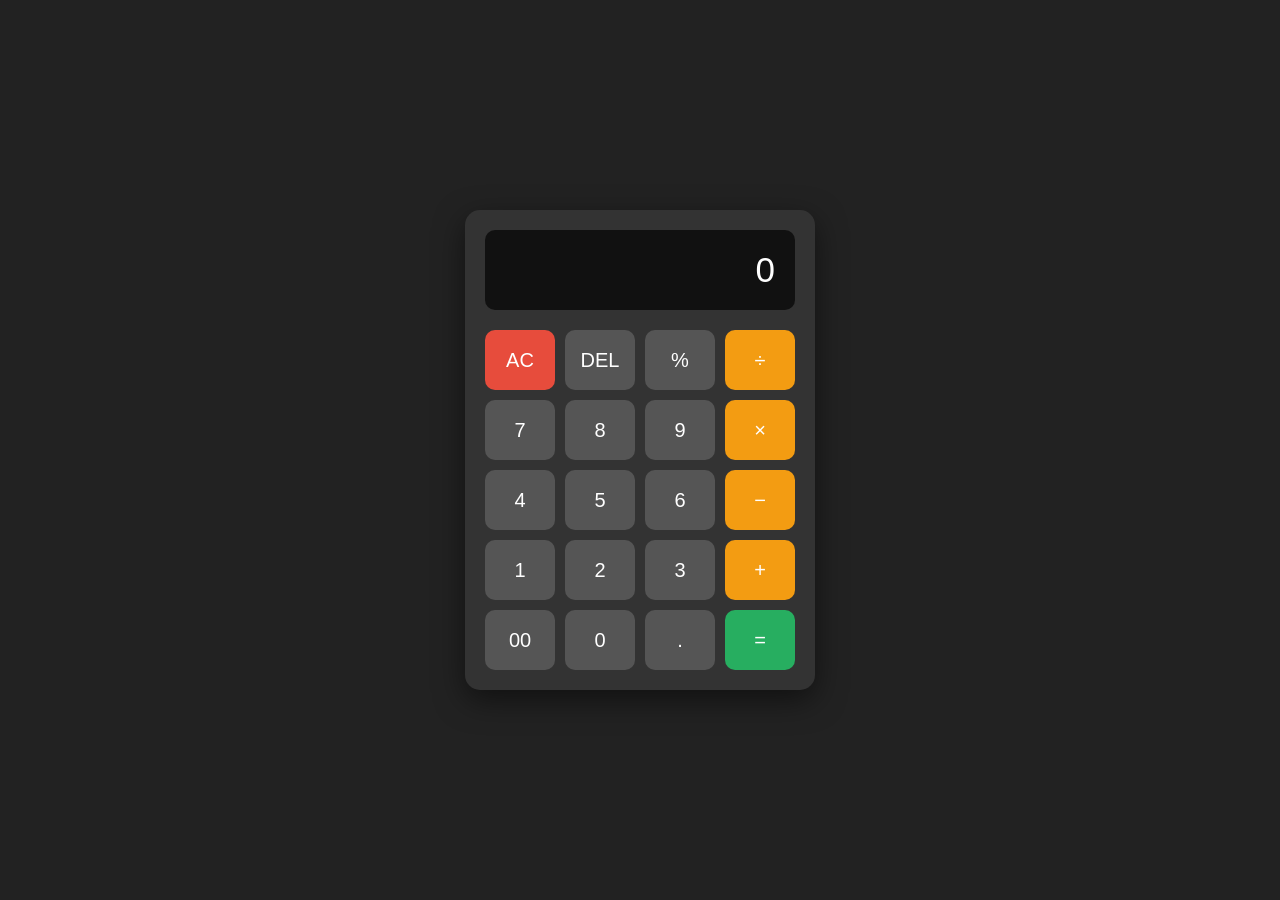
<file: css/calculater ui/index.html>
<!DOCTYPE html>
<html lang="en">
<head>
    <meta charset="UTF-8">
    <meta name="viewport" content="width=device-width, initial-scale=1.0">
    <title>Calculator</title>

    <link rel="stylesheet" href="style.css">
</head>

<body>

    <div class="calculator">

        <!-- Display -->
        <div class="display">
            0
        </div>

        <!-- Buttons -->
        <div class="buttons">

            <button class="clear">AC</button>
            <button>DEL</button>
            <button>%</button>
            <button class="operator">÷</button>

            <button>7</button>
            <button>8</button>
            <button>9</button>
            <button class="operator">×</button>

            <button>4</button>
            <button>5</button>
            <button>6</button>
            <button class="operator">−</button>

            <button>1</button>
            <button>2</button>
            <button>3</button>
            <button class="operator">+</button>

            <button>00</button>
            <button>0</button>
            <button>.</button>
            <button class="equal">=</button>

        </div>

    </div>

</body>
</html>
</file>
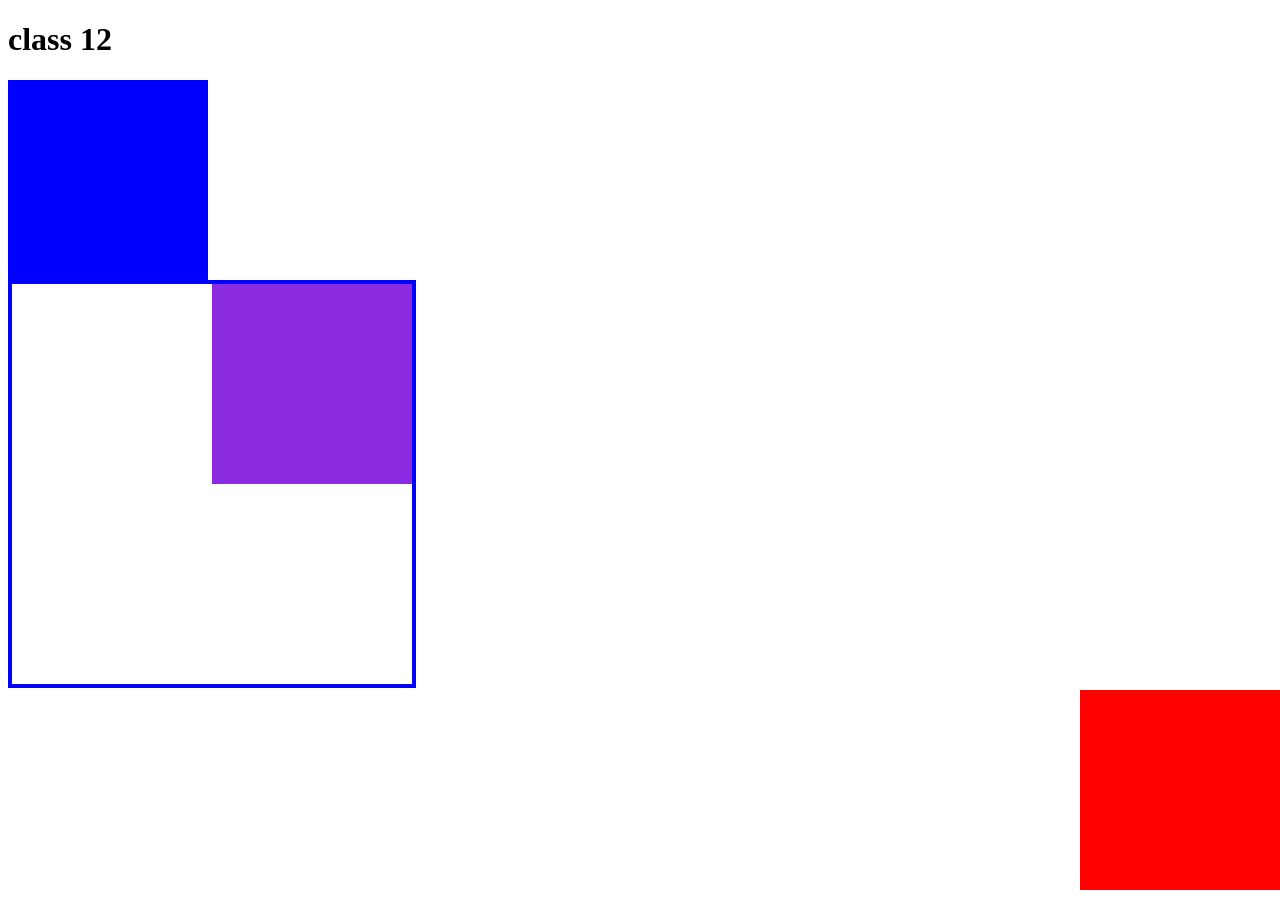
<file: css/CLASS 12/INDEX.HTML>
<!DOCTYPE html>
<html lang="en">
<head>
    <meta charset="UTF-8">
    <meta name="viewport" content="width=<device-width>, initial-scale=1.0">
    <title>Document</title>
    <link rel="stylesheet" href="style.css">
</head>
<body>
    <h1>class 12</h1>
    <div class="box">

    </div>
    <div class="box-1">
    </div>

    <div id="parent">
        <div class="child"></div>


    </div>


</body>
</html>
</file>
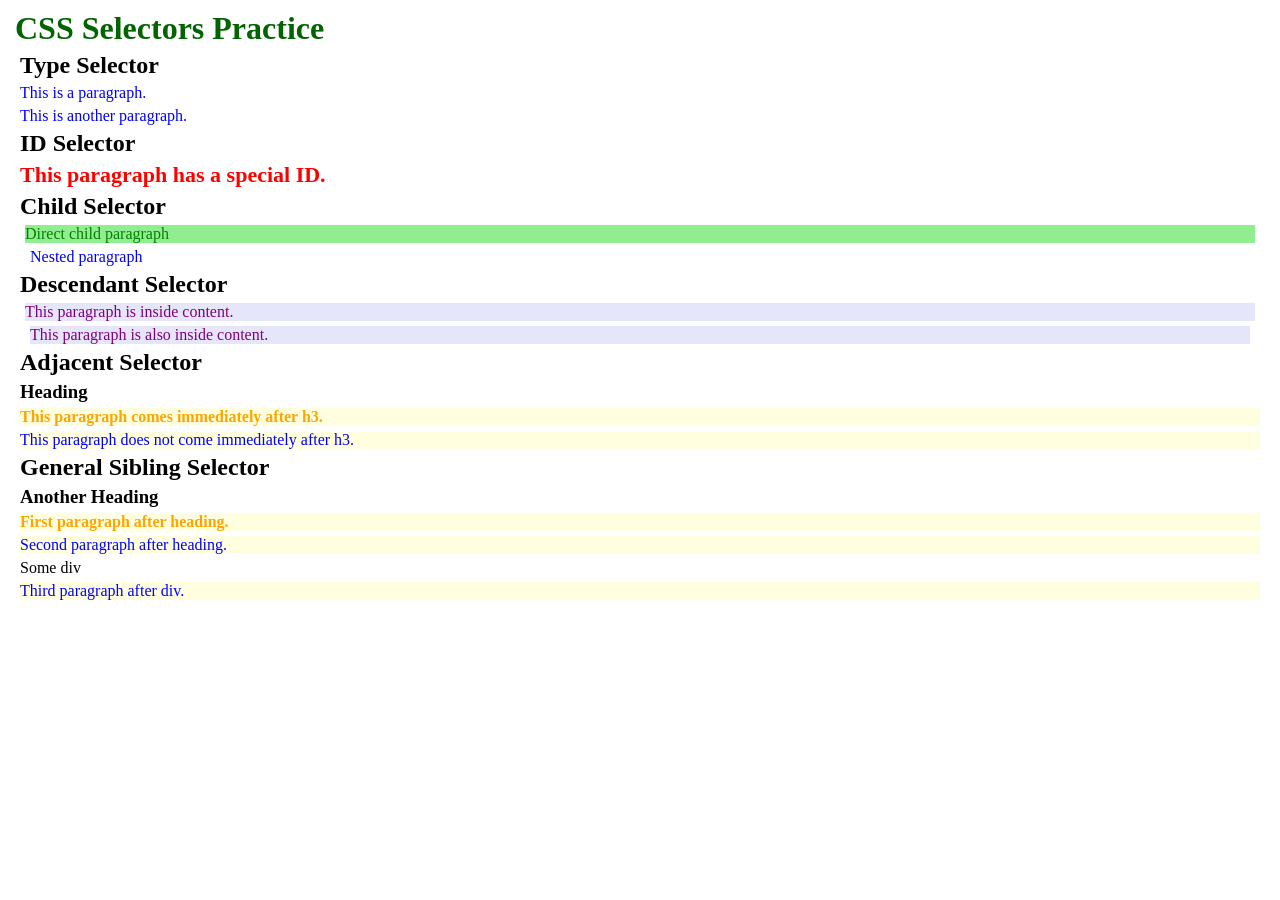
<file: css/class1/index.html>
<!DOCTYPE html>
<html lang="en">
<head>
    <meta charset="UTF-8">
    <meta name="viewport" content="width=device-width, initial-scale=1.0">
    <title>CSS Selectors Practice</title>

    <link rel="stylesheet" href="style.css">
</head>
<body>

    <h1>CSS Selectors Practice</h1>

    <!-- Type Selector -->
    <section>
        <h2>Type Selector</h2>
        <p>This is a paragraph.</p>
        <p>This is another paragraph.</p>
    </section>

    <!-- ID Selector -->
    <section>
        <h2>ID Selector</h2>

        <p id="special">
            This paragraph has a special ID.
        </p>
    </section>

    <!-- Child Selector -->
    <section>
        <h2>Child Selector</h2>

        <div class="parent">
            <p>Direct child paragraph</p>

            <div>
                <p>Nested paragraph</p>
            </div>
        </div>
    </section>

    <!-- Descendant Selector -->
    <section>
        <h2>Descendant Selector</h2>

        <div class="content">
            <p>This paragraph is inside content.</p>

            <div>
                <p>This paragraph is also inside content.</p>
            </div>
        </div>
    </section>

    <!-- Adjacent Sibling Selector -->
    <section>
        <h2>Adjacent Selector</h2>

        <h3>Heading</h3>
        <p>This paragraph comes immediately after h3.</p>
        <p>This paragraph does not come immediately after h3.</p>
    </section>

    <!-- General Sibling Selector -->
    <section>
        <h2>General Sibling Selector</h2>

        <h3>Another Heading</h3>

        <p>First paragraph after heading.</p>
        <p>Second paragraph after heading.</p>
        <div>Some div</div>
        <p>Third paragraph after div.</p>
    </section>

</body>
</html>
</file>
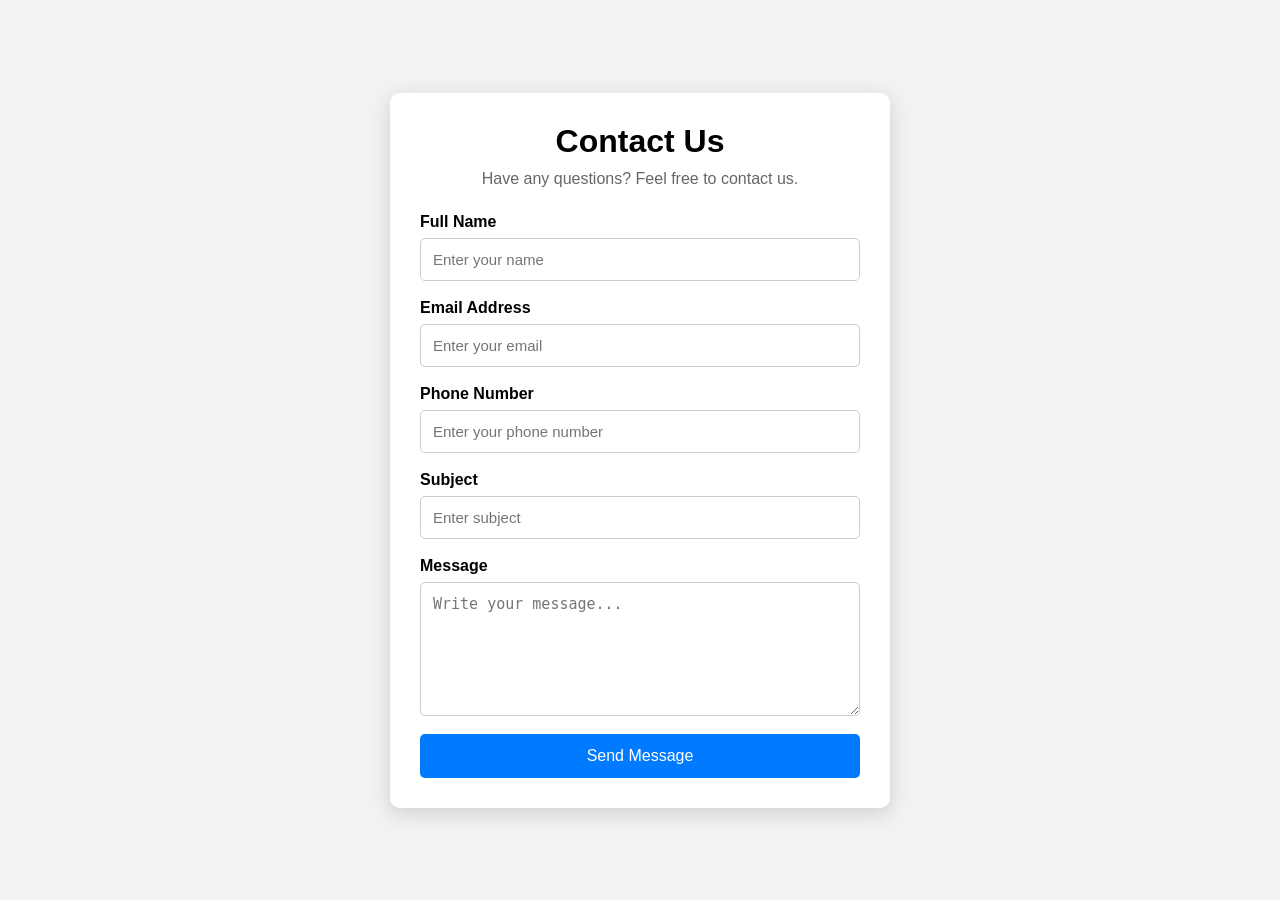
<file: css/contact form/index.html>
<!DOCTYPE html>
<html lang="en">
<head>
    <meta charset="UTF-8">
    <meta name="viewport" content="width=device-width, initial-scale=1.0">
    <title>Contact Form</title>

    <link rel="stylesheet" href="style.css">
</head>

<body>

    <div class="contact-container">

        <h1>Contact Us</h1>

        <p class="description">
            Have any questions? Feel free to contact us.
        </p>

        <form>

            <!-- Name -->
            <label for="name">Full Name</label>
            <input 
                type="text" 
                id="name" 
                placeholder="Enter your name"
            >

            <!-- Email -->
            <label for="email">Email Address</label>
            <input 
                type="email" 
                id="email" 
                placeholder="Enter your email"
            >

            <!-- Phone -->
            <label for="phone">Phone Number</label>
            <input 
                type="tel" 
                id="phone" 
                placeholder="Enter your phone number"
            >

            <!-- Subject -->
            <label for="subject">Subject</label>
            <input 
                type="text" 
                id="subject" 
                placeholder="Enter subject"
            >

            <!-- Message -->
            <label for="message">Message</label>
            <textarea 
                id="message" 
                rows="6"
                placeholder="Write your message..."
            ></textarea>

            <!-- Button -->
            <button type="submit">Send Message</button>

        </form>

    </div>

</body>
</html>
</file>
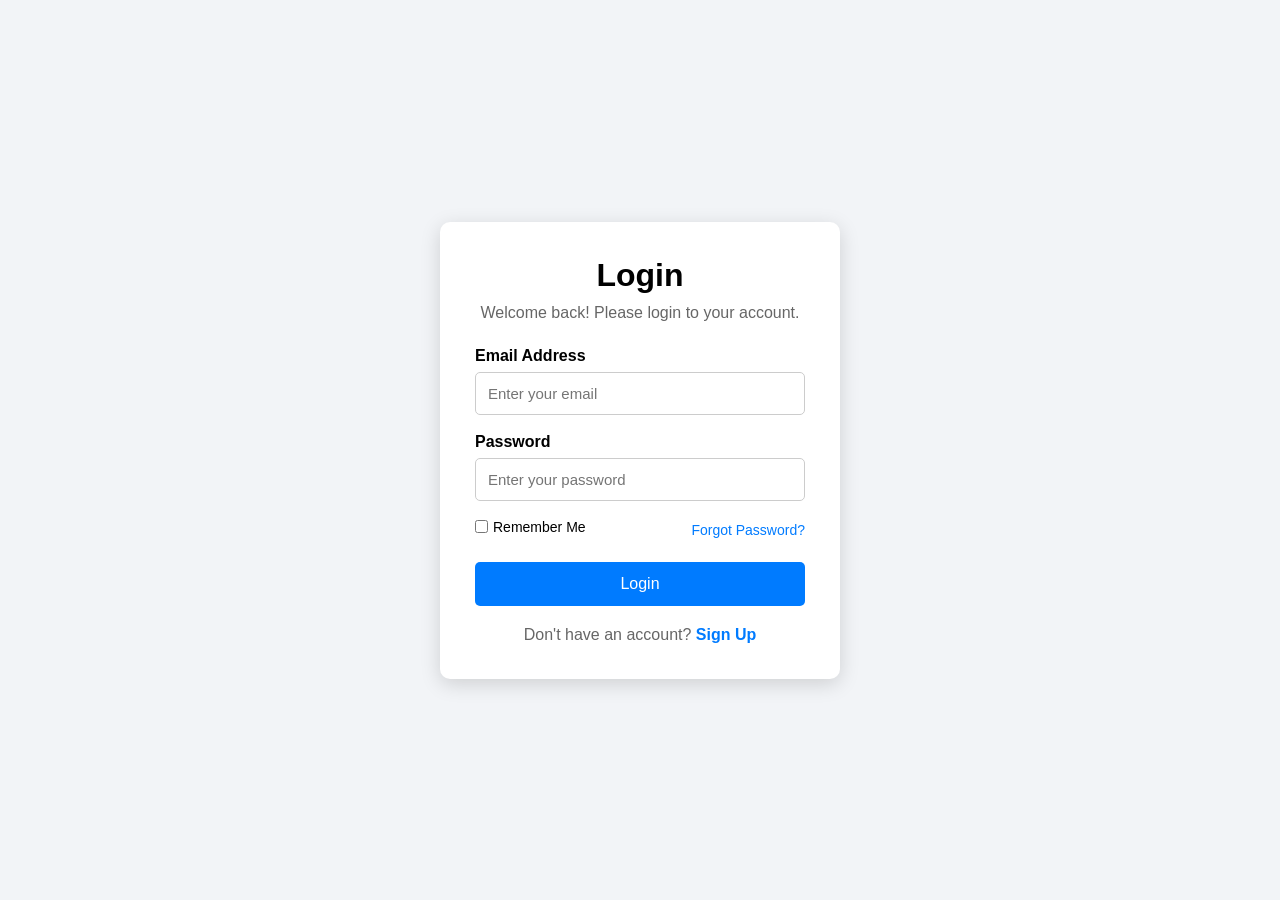
<file: css/login form/index.html>
<!DOCTYPE html>
<html lang="en">
<head>
    <meta charset="UTF-8">
    <meta name="viewport" content="width=device-width, initial-scale=1.0">
    <title>Login Form</title>

    <link rel="stylesheet" href="style.css">
</head>

<body>

    <div class="login-container">

        <h1>Login</h1>

        <p class="welcome">Welcome back! Please login to your account.</p>

        <form>

            <!-- Email -->
            <label for="email">Email Address</label>
            <input 
                type="email" 
                id="email" 
                placeholder="Enter your email"
            >

            <!-- Password -->
            <label for="password">Password</label>
            <input 
                type="password" 
                id="password" 
                placeholder="Enter your password"
            >

            <!-- Remember & Forgot -->
            <div class="options">

                <label class="remember">
                    <input type="checkbox">
                    Remember Me
                </label>

                <a href="#">Forgot Password?</a>

            </div>

            <!-- Login Button -->
            <button type="submit">Login</button>

        </form>

        <p class="signup">
            Don't have an account?
            <a href="#">Sign Up</a>
        </p>

    </div>

</body>
</html>
</file>
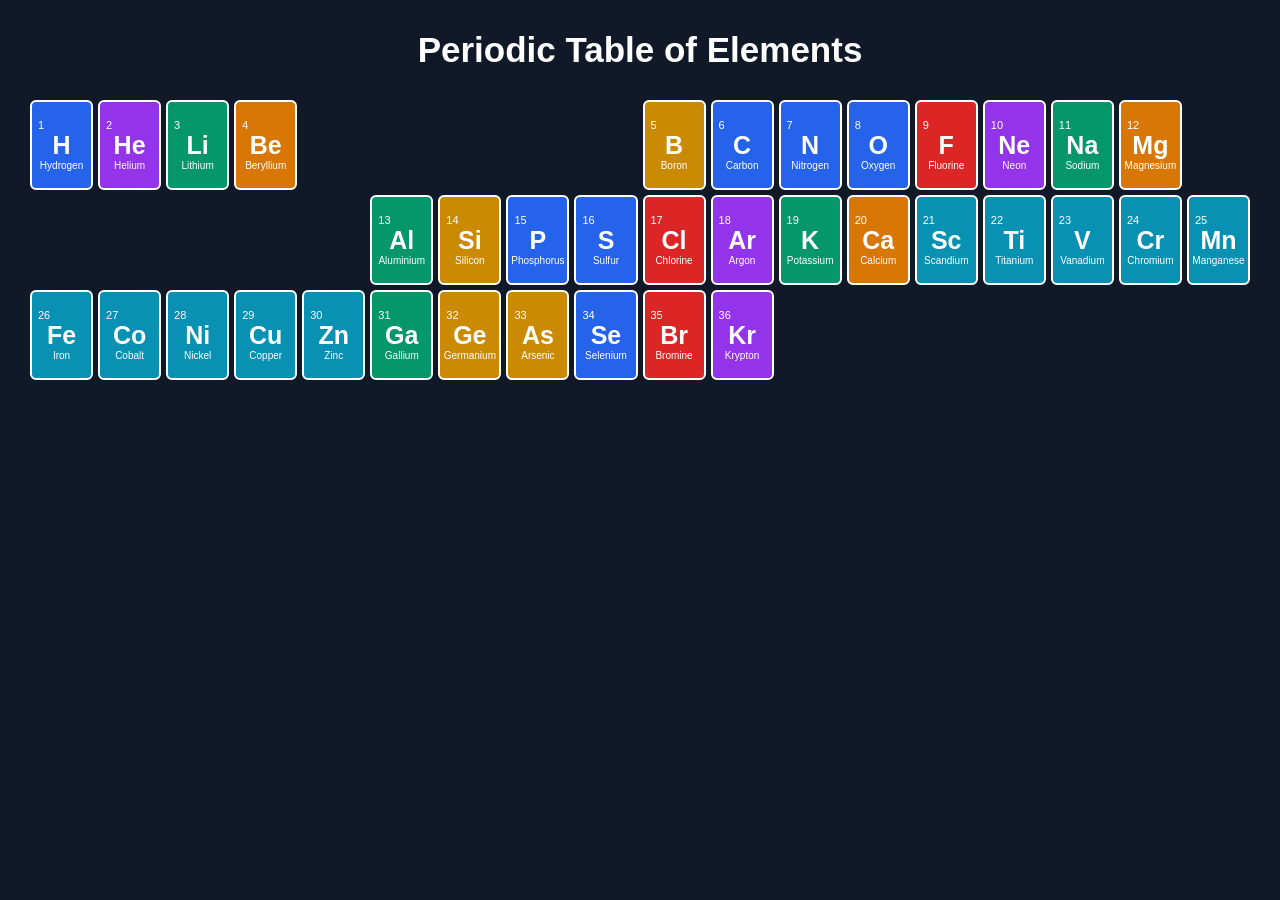
<file: css/periodic table/index.html>
<!DOCTYPE html>
<html lang="en">
<head>
    <meta charset="UTF-8">
    <meta name="viewport" content="width=device-width, initial-scale=1.0">
    <title>Periodic Table</title>
    <link rel="stylesheet" href="style.css">
</head>

<body>

    <h1>Periodic Table of Elements</h1>

    <div class="periodic-table">

        <!-- Period 1 -->
        <div class="element nonmetal">
            <span>1</span>
            <b>H</b>
            <small>Hydrogen</small>
        </div>

        <div class="element noble">
            <span>2</span>
            <b>He</b>
            <small>Helium</small>
        </div>

        <!-- Period 2 -->
        <div class="element metal">
            <span>3</span>
            <b>Li</b>
            <small>Lithium</small>
        </div>

        <div class="element alkaline">
            <span>4</span>
            <b>Be</b>
            <small>Beryllium</small>
        </div>

        <div class="empty"></div>
        <div class="empty"></div>
        <div class="empty"></div>
        <div class="empty"></div>
        <div class="empty"></div>

        <div class="element metalloid">
            <span>5</span>
            <b>B</b>
            <small>Boron</small>
        </div>

        <div class="element nonmetal">
            <span>6</span>
            <b>C</b>
            <small>Carbon</small>
        </div>

        <div class="element nonmetal">
            <span>7</span>
            <b>N</b>
            <small>Nitrogen</small>
        </div>

        <div class="element nonmetal">
            <span>8</span>
            <b>O</b>
            <small>Oxygen</small>
        </div>

        <div class="element halogen">
            <span>9</span>
            <b>F</b>
            <small>Fluorine</small>
        </div>

        <div class="element noble">
            <span>10</span>
            <b>Ne</b>
            <small>Neon</small>
        </div>

        <!-- Period 3 -->
        <div class="element metal">
            <span>11</span>
            <b>Na</b>
            <small>Sodium</small>
        </div>

        <div class="element alkaline">
            <span>12</span>
            <b>Mg</b>
            <small>Magnesium</small>
        </div>

        <div class="empty"></div>
        <div class="empty"></div>
        <div class="empty"></div>
        <div class="empty"></div>
        <div class="empty"></div>
        <div class="empty"></div>

        <div class="element metal">
            <span>13</span>
            <b>Al</b>
            <small>Aluminium</small>
        </div>

        <div class="element metalloid">
            <span>14</span>
            <b>Si</b>
            <small>Silicon</small>
        </div>

        <div class="element nonmetal">
            <span>15</span>
            <b>P</b>
            <small>Phosphorus</small>
        </div>

        <div class="element nonmetal">
            <span>16</span>
            <b>S</b>
            <small>Sulfur</small>
        </div>

        <div class="element halogen">
            <span>17</span>
            <b>Cl</b>
            <small>Chlorine</small>
        </div>

        <div class="element noble">
            <span>18</span>
            <b>Ar</b>
            <small>Argon</small>
        </div>

        <!-- Period 4 -->
        <div class="element metal">
            <span>19</span>
            <b>K</b>
            <small>Potassium</small>
        </div>

        <div class="element alkaline">
            <span>20</span>
            <b>Ca</b>
            <small>Calcium</small>
        </div>

        <div class="element transition">
            <span>21</span>
            <b>Sc</b>
            <small>Scandium</small>
        </div>

        <div class="element transition">
            <span>22</span>
            <b>Ti</b>
            <small>Titanium</small>
        </div>

        <div class="element transition">
            <span>23</span>
            <b>V</b>
            <small>Vanadium</small>
        </div>

        <div class="element transition">
            <span>24</span>
            <b>Cr</b>
            <small>Chromium</small>
        </div>

        <div class="element transition">
            <span>25</span>
            <b>Mn</b>
            <small>Manganese</small>
        </div>

        <div class="element transition">
            <span>26</span>
            <b>Fe</b>
            <small>Iron</small>
        </div>

        <div class="element transition">
            <span>27</span>
            <b>Co</b>
            <small>Cobalt</small>
        </div>

        <div class="element transition">
            <span>28</span>
            <b>Ni</b>
            <small>Nickel</small>
        </div>

        <div class="element transition">
            <span>29</span>
            <b>Cu</b>
            <small>Copper</small>
        </div>

        <div class="element transition">
            <span>30</span>
            <b>Zn</b>
            <small>Zinc</small>
        </div>

        <div class="element metal">
            <span>31</span>
            <b>Ga</b>
            <small>Gallium</small>
        </div>

        <div class="element metalloid">
            <span>32</span>
            <b>Ge</b>
            <small>Germanium</small>
        </div>

        <div class="element metalloid">
            <span>33</span>
            <b>As</b>
            <small>Arsenic</small>
        </div>

        <div class="element nonmetal">
            <span>34</span>
            <b>Se</b>
            <small>Selenium</small>
        </div>

        <div class="element halogen">
            <span>35</span>
            <b>Br</b>
            <small>Bromine</small>
        </div>

        <div class="element noble">
            <span>36</span>
            <b>Kr</b>
            <small>Krypton</small>
        </div>

    </div>

</body>
</html>
</file>
<file: css/calculater ui/style.css>
* {
    margin: 0;
    padding: 0;
    box-sizing: border-box;
}

body {
    font-family: Arial, sans-serif;

    background-color: #222;

    min-height: 100vh;

    display: flex;
    justify-content: center;
    align-items: center;
}

.calculator {
    width: 350px;

    background-color: #333;

    padding: 20px;

    border-radius: 15px;

    box-shadow: 0 10px 30px rgba(0, 0, 0, 0.5);
}

/* Display */

.display {
    width: 100%;
    height: 80px;

    background-color: #111;

    color: white;

    border-radius: 10px;

    margin-bottom: 20px;

    padding: 20px;

    text-align: right;

    font-size: 35px;
}

/* Buttons */

.buttons {
    display: grid;

    grid-template-columns: repeat(4, 1fr);

    gap: 10px;
}

button {
    height: 60px;

    border: none;

    border-radius: 10px;

    background-color: #555;

    color: white;

    font-size: 20px;

    cursor: pointer;

    transition: 0.2s;
}

button:hover {
    transform: scale(1.05);

    background-color: #666;
}

button:active {
    transform: scale(0.95);
}

/* Operator buttons */

.operator {
    background-color: #f39c12;
}

.operator:hover {
    background-color: #e67e22;
}

/* Clear button */

.clear {
    background-color: #e74c3c;
}

.clear:hover {
    background-color: #c0392b;
}

/* Equal button */

.equal {
    background-color: #27ae60;
}

.equal:hover {
    background-color: #1e8449;
}
</file>
<file: css/CLASS 12/style.css>
.box{
    height: 200px;
    width: 200px;
    background-color: red;
    position: fixed;
    right: 0px;
    bottom: 10px;

}
.box-1{
    height: 200px;
    width: 200px;
    background-color:blue;

}

#parent{
    border: 4px solid blue;
    height: 400px;
    width: 400px;
    position: relative;
}
.child{
    height: 200px;
    width: 200px;
    background-color: blueviolet;
    position: absolute;
    right: 0px;
}
</file>
<file: css/class1/style.css>
/* =================================
   1. Universal Selector
   ================================= */

* {
    box-sizing: border-box;
    margin: 5px;
}


/* =================================
   2. Type Selector
   ================================= */

p {
    color: blue;
}

h1 {
    color: darkgreen;
}


/* =================================
   3. ID Selector
   ================================= */

#special {
    color: red;
    font-size: 22px;
    font-weight: bold;
}


/* =================================
   4. Child Selector
   ================================= */

.parent > p {
    color: green;
    background-color: lightgreen;
}


/* =================================
   5. Descendant Selector
   ================================= */

.content p {
    color: purple;
    background-color: lavender;
}


/* =================================
   6. Adjacent Sibling Selector
   ================================= */

h3 + p {
    color: orange;
    font-weight: bold;
}


/* =================================
   7. General Sibling Selector
   ================================= */

h3 ~ p {
    background-color: lightyellow;
}
</file>
<file: css/contact form/style.css>
* {
    margin: 0;
    padding: 0;
    box-sizing: border-box;
}

body {
    font-family: Arial, sans-serif;
    background-color: #f2f2f2;

    display: flex;
    justify-content: center;
    align-items: center;

    min-height: 100vh;
}

.contact-container {
    width: 500px;

    background-color: white;

    padding: 30px;

    border-radius: 10px;

    box-shadow: 0 5px 20px rgba(0, 0, 0, 0.15);
}

h1 {
    text-align: center;
    margin-bottom: 10px;
}

.description {
    text-align: center;
    color: #666;
    margin-bottom: 25px;
}

form {
    display: flex;
    flex-direction: column;
}

label {
    margin-bottom: 7px;
    font-weight: bold;
}

input,
textarea {
    width: 100%;

    padding: 12px;

    margin-bottom: 18px;

    border: 1px solid #ccc;

    border-radius: 5px;

    font-size: 15px;

    outline: none;
}

input:focus,
textarea:focus {
    border-color: #007bff;
}

textarea {
    resize: vertical;
}

button {
    padding: 13px;

    border: none;

    border-radius: 5px;

    background-color: #007bff;

    color: white;

    font-size: 16px;

    cursor: pointer;

    transition: 0.3s;
}

button:hover {
    background-color: #0056b3;
}
</file>
<file: css/login form/style.css>
* {
    margin: 0;
    padding: 0;
    box-sizing: border-box;
}

body {
    font-family: Arial, sans-serif;

    background-color: #f2f4f7;

    min-height: 100vh;

    display: flex;
    justify-content: center;
    align-items: center;
}

.login-container {
    width: 400px;

    background-color: white;

    padding: 35px;

    border-radius: 10px;

    box-shadow: 0 5px 20px rgba(0, 0, 0, 0.15);
}

h1 {
    text-align: center;
    margin-bottom: 10px;
}

.welcome {
    text-align: center;
    color: #666;

    margin-bottom: 25px;
}

form {
    display: flex;
    flex-direction: column;
}

label {
    font-weight: bold;
    margin-bottom: 7px;
}

input[type="email"],
input[type="password"] {
    width: 100%;

    padding: 12px;

    margin-bottom: 18px;

    border: 1px solid #ccc;

    border-radius: 5px;

    font-size: 15px;

    outline: none;
}

input[type="email"]:focus,
input[type="password"]:focus {
    border-color: #007bff;
}

.options {
    display: flex;
    justify-content: space-between;
    align-items: center;

    margin-bottom: 20px;

    font-size: 14px;
}

.remember {
    display: flex;
    align-items: center;
    gap: 5px;

    font-weight: normal;
}

.remember input {
    width: auto;
    margin: 0;
}

.options a {
    color: #007bff;
    text-decoration: none;
}

.options a:hover {
    text-decoration: underline;
}

button {
    width: 100%;

    padding: 13px;

    border: none;

    border-radius: 5px;

    background-color: #007bff;

    color: white;

    font-size: 16px;

    cursor: pointer;

    transition: 0.3s;
}

button:hover {
    background-color: #0056b3;
}

.signup {
    text-align: center;

    margin-top: 20px;

    color: #666;
}

.signup a {
    color: #007bff;

    text-decoration: none;

    font-weight: bold;
}
</file>
<file: css/periodic table/style.css>
* {
    box-sizing: border-box;
    margin: 0;
    padding: 0;
}

body {
    font-family: Arial, sans-serif;
    background-color: #111827;
    color: white;
    padding: 30px;
}

h1 {
    text-align: center;
    margin-bottom: 30px;
    font-size: 35px;
}

.periodic-table {
    display: grid;

    /* 18 groups */
    grid-template-columns: repeat(18, 1fr);

    gap: 5px;

    max-width: 1400px;
    margin: auto;
}

.element {
    height: 90px;
    border: 2px solid white;
    border-radius: 6px;

    display: flex;
    flex-direction: column;
    justify-content: center;
    align-items: center;

    text-align: center;

    cursor: pointer;
    transition: 0.3s;
}

.element:hover {
    transform: scale(1.08);
    box-shadow: 0 0 15px white;
}

.element span {
    font-size: 11px;
    align-self: flex-start;
    margin-left: 6px;
}

.element b {
    font-size: 25px;
}

.element small {
    font-size: 10px;
}

/* Empty spaces */
.empty {
    height: 90px;
}

/* Element categories */

.nonmetal {
    background-color: #2563eb;
}

.noble {
    background-color: #9333ea;
}

.metal {
    background-color: #059669;
}

.alkaline {
    background-color: #d97706;
}

.metalloid {
    background-color: #ca8a04;
}

.halogen {
    background-color: #dc2626;
}

.transition {
    background-color: #0891b2;
}


/* Responsive Design */

@media (max-width: 1000px) {

    body {
        padding: 15px;
    }

    .periodic-table {
        min-width: 1100px;
    }

    h1 {
        font-size: 28px;
    }

}
</file>
